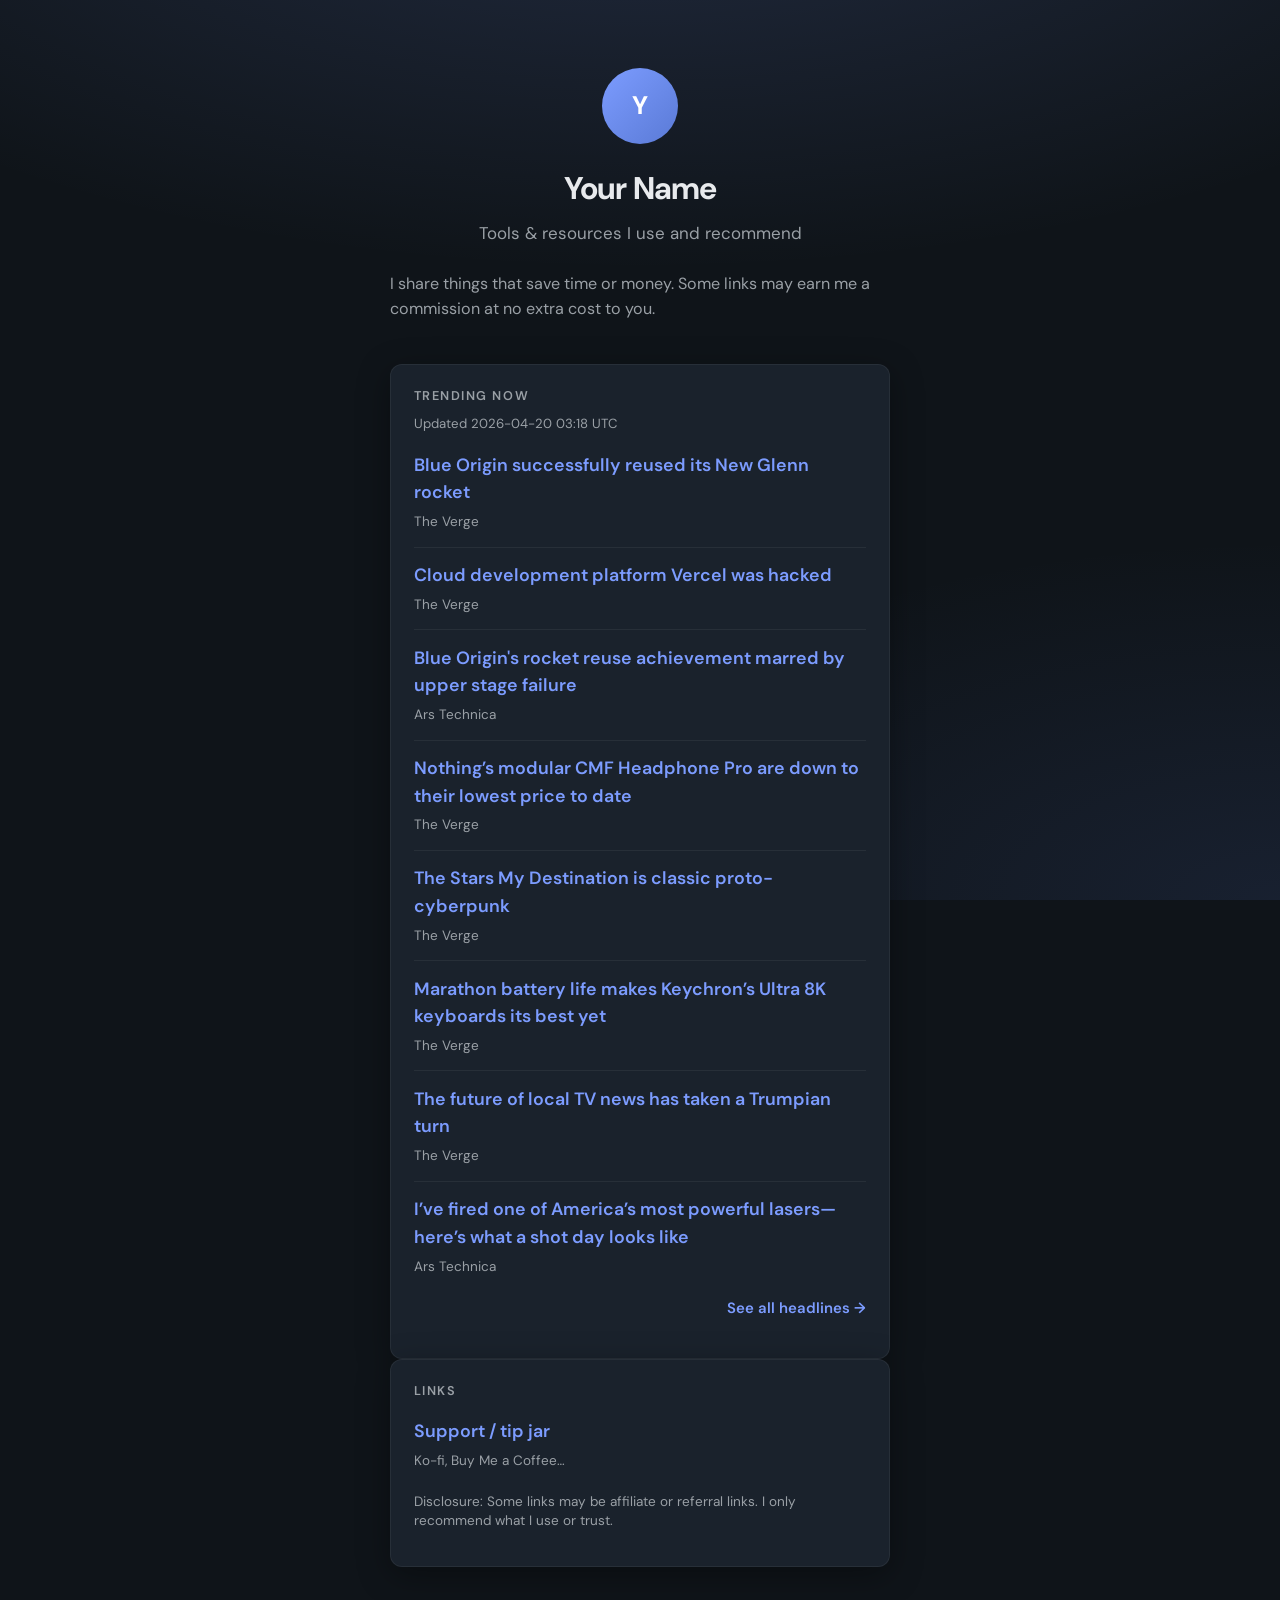
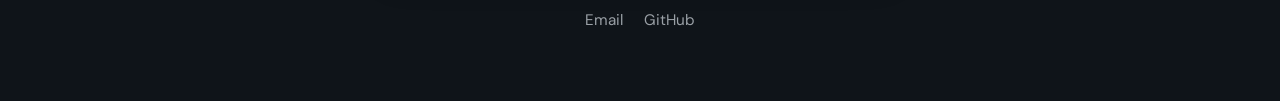
<file: docs/index.html>
<!DOCTYPE html>
<html lang="en">
  <head>
    <meta charset="utf-8" />
    <meta name="viewport" content="width=device-width, initial-scale=1" />
    <title>Link hub</title>
    <link rel="preconnect" href="https://fonts.googleapis.com" />
    <link rel="preconnect" href="https://fonts.gstatic.com" crossorigin />
    <link
      href="https://fonts.googleapis.com/css2?family=DM+Sans:ital,opsz,wght@0,9..40,400;0,9..40,600;0,9..40,700;1,9..40,400&display=swap"
      rel="stylesheet"
    />
    <link rel="stylesheet" href="styles.css" />
  </head>
  <body>
    <div class="bg-gradient" aria-hidden="true"></div>
    <main>
      <header>
        <div class="avatar" id="avatar-initial" aria-hidden="true">?</div>
        <h1 id="site-name">Loading…</h1>
        <p class="tagline" id="tagline"></p>
        <p class="bio" id="bio"></p>
      </header>

      <section class="card" aria-labelledby="trending-heading">
        <h2 id="trending-heading">Trending now</h2>
        <p class="trending-updated" id="trending-updated"></p>
        <ul class="link-list" id="trending-list">
          <li class="placeholder">Loading picks&hellip;</li>
        </ul>
        <p class="trending-more"><a href="news.html">See all headlines &rarr;</a></p>
      </section>

      <section class="card" aria-labelledby="links-heading">
        <h2 id="links-heading">Links</h2>
        <ul class="link-list" id="link-list"></ul>
        <p class="affiliate-note" id="affiliate-note" hidden>
          Disclosure: Some links may be affiliate or referral links. I only
          recommend what I use or trust.
        </p>
      </section>

      <footer>
        <nav class="footer-links" id="footer-links" aria-label="Footer"></nav>
      </footer>
    </main>
    <script src="config.js"></script>
    <script>
      (function () {
        var n = window.SITE_CONFIG && window.SITE_CONFIG.name;
        if (n && n.length) {
          document.getElementById("avatar-initial").textContent = n
            .trim()
            .charAt(0)
            .toUpperCase();
        }
        document.title = (n || "Link hub") + " — Links";
      })();
    </script>
    <script src="app.js"></script>
  </body>
</html>
</file>
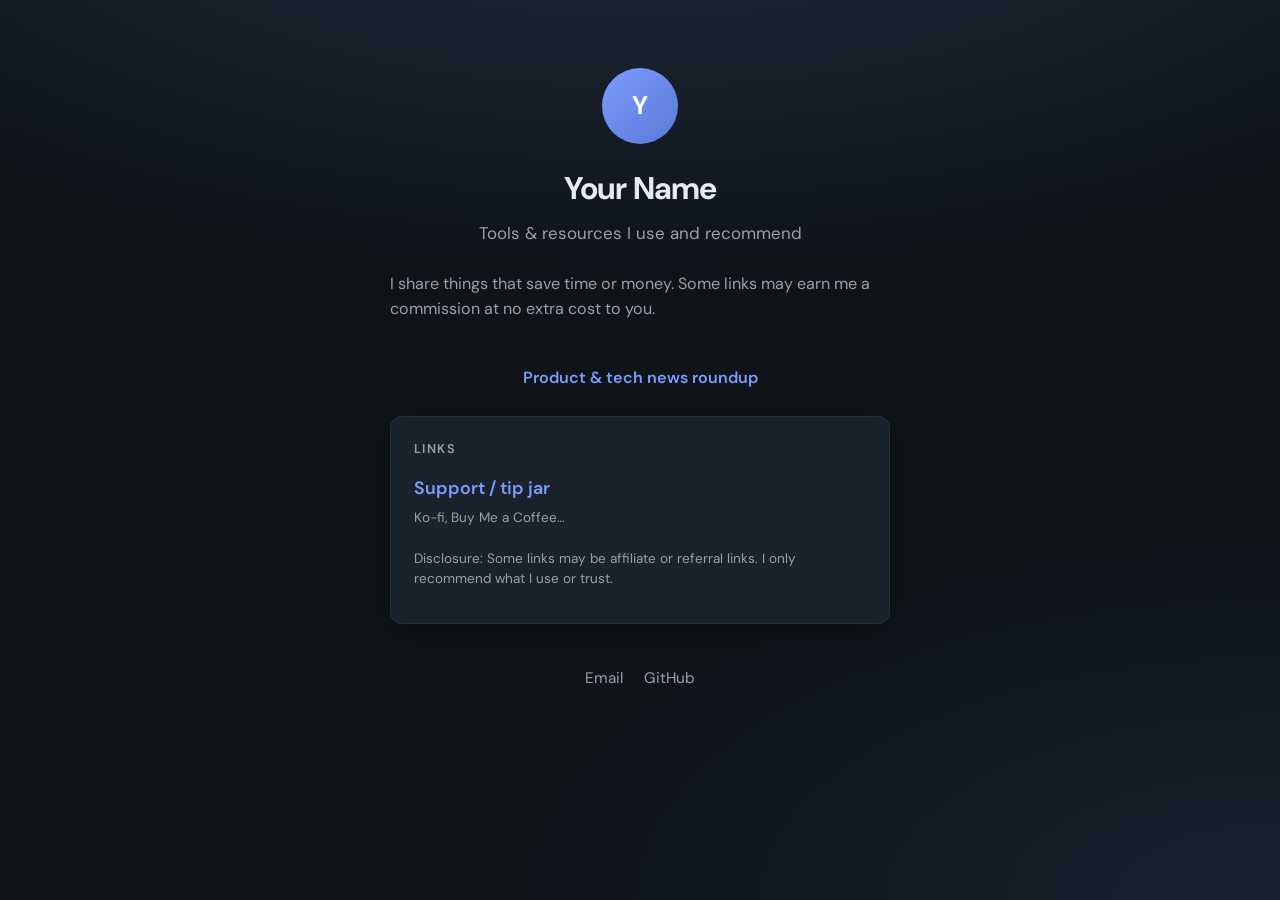
<file: site/index.html>
<!DOCTYPE html>
<html lang="en">
  <head>
    <meta charset="utf-8" />
    <meta name="viewport" content="width=device-width, initial-scale=1" />
    <title>Link hub</title>
    <link rel="preconnect" href="https://fonts.googleapis.com" />
    <link rel="preconnect" href="https://fonts.gstatic.com" crossorigin />
    <link
      href="https://fonts.googleapis.com/css2?family=DM+Sans:ital,opsz,wght@0,9..40,400;0,9..40,600;0,9..40,700;1,9..40,400&display=swap"
      rel="stylesheet"
    />
    <link rel="stylesheet" href="styles.css" />
  </head>
  <body>
    <div class="bg-gradient" aria-hidden="true"></div>
    <main>
      <header>
        <div class="avatar" id="avatar-initial" aria-hidden="true">?</div>
        <h1 id="site-name">Loading…</h1>
        <p class="tagline" id="tagline"></p>
        <p class="bio" id="bio"></p>
      </header>

      <p class="hub-extra"><a href="news.html">Product &amp; tech news roundup</a></p>

      <section class="card" aria-labelledby="links-heading">
        <h2 id="links-heading">Links</h2>
        <ul class="link-list" id="link-list"></ul>
        <p class="affiliate-note" id="affiliate-note" hidden>
          Disclosure: Some links may be affiliate or referral links. I only
          recommend what I use or trust.
        </p>
      </section>

      <footer>
        <nav class="footer-links" id="footer-links" aria-label="Footer"></nav>
      </footer>
    </main>
    <script src="config.js"></script>
    <script>
      (function () {
        var n = window.SITE_CONFIG && window.SITE_CONFIG.name;
        if (n && n.length) {
          document.getElementById("avatar-initial").textContent = n
            .trim()
            .charAt(0)
            .toUpperCase();
        }
        document.title = (n || "Link hub") + " — Links";
      })();
    </script>
    <script src="app.js"></script>
  </body>
</html>
</file>
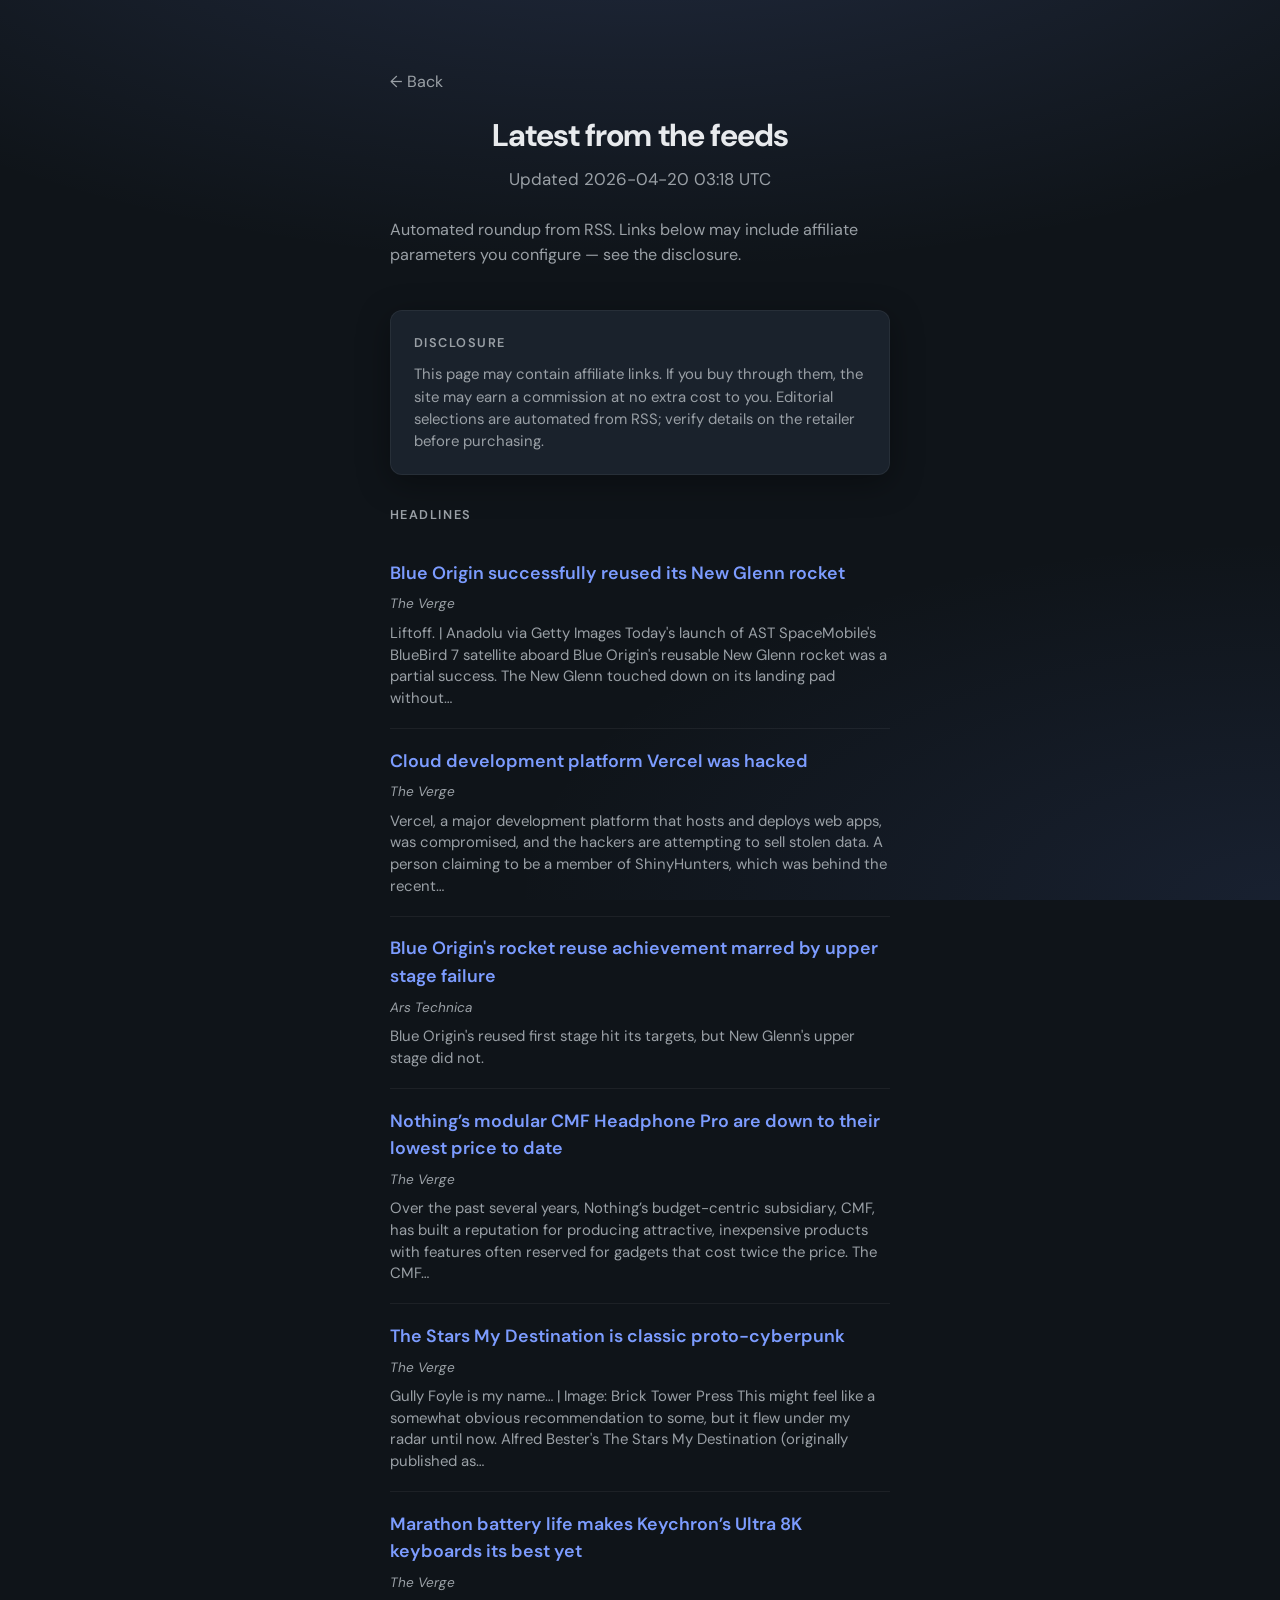
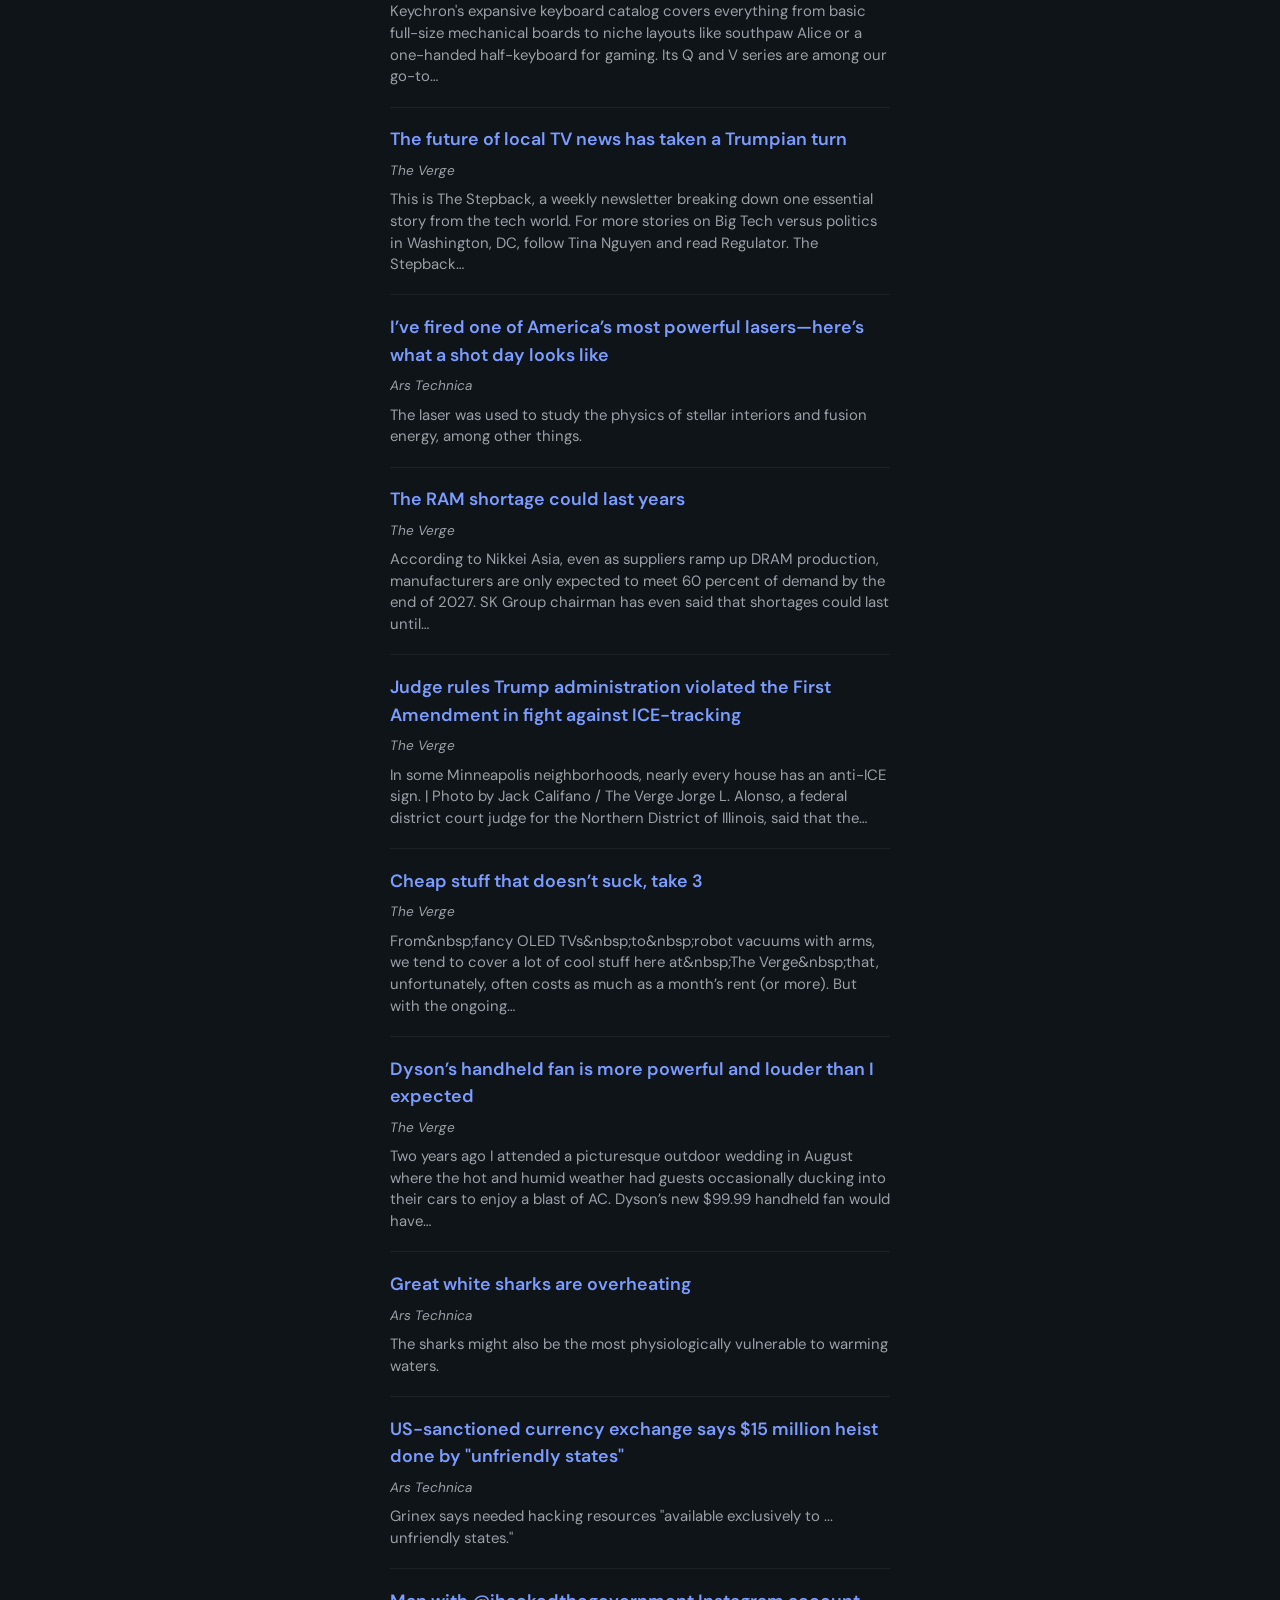
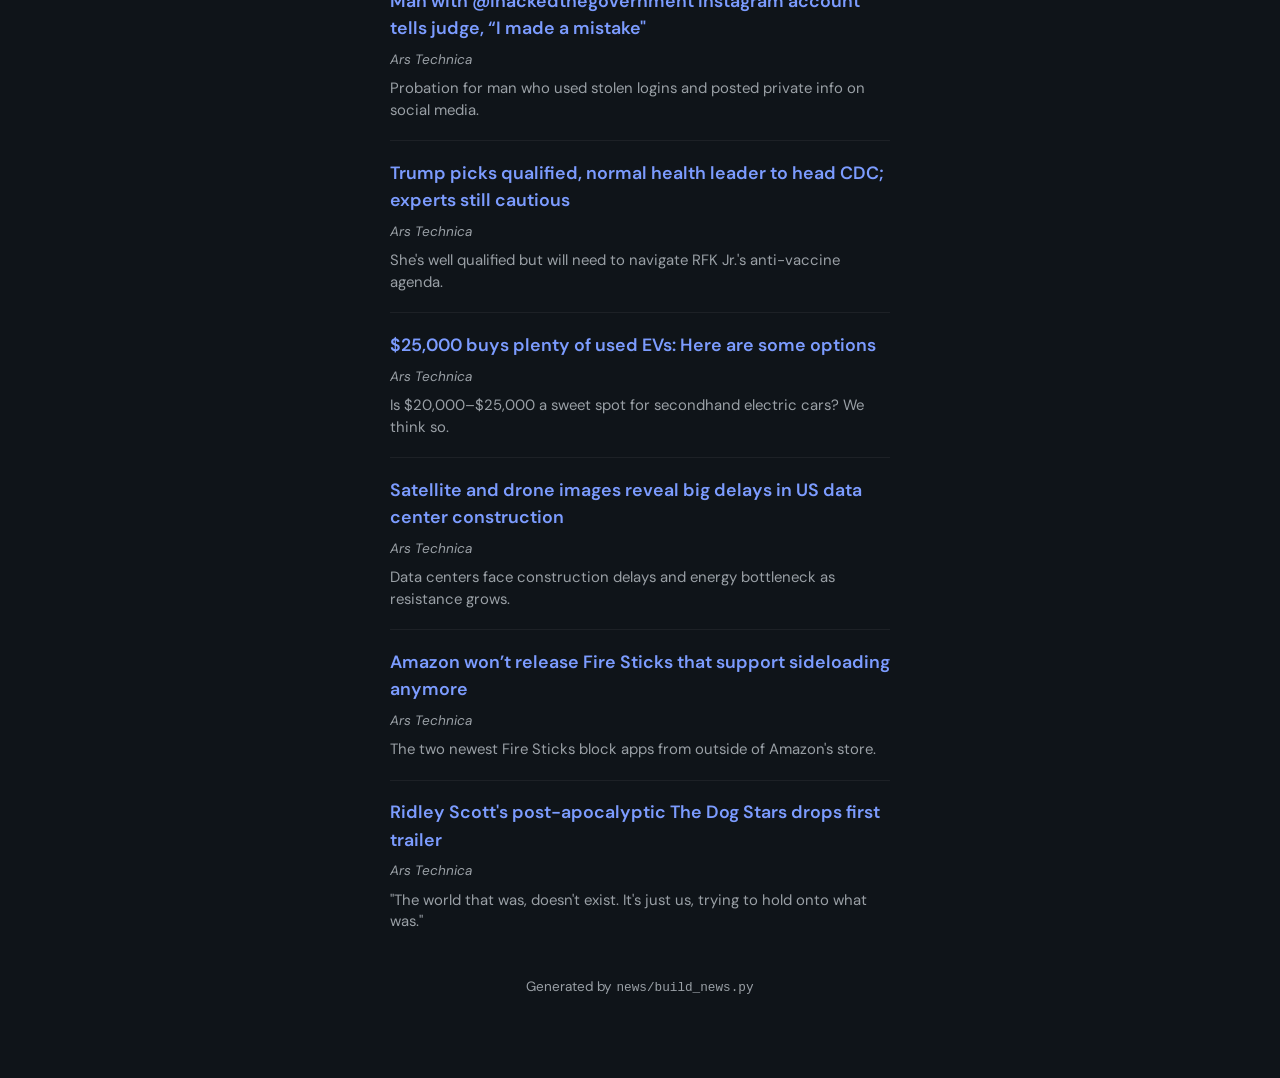
<file: docs/news.html>
<!DOCTYPE html>
<html lang="en">
  <head>
    <meta charset="utf-8" />
    <meta name="viewport" content="width=device-width, initial-scale=1" />
    <title>Product &amp; tech picks</title>
    <link rel="preconnect" href="https://fonts.googleapis.com" />
    <link rel="preconnect" href="https://fonts.gstatic.com" crossorigin />
    <link
      href="https://fonts.googleapis.com/css2?family=DM+Sans:ital,opsz,wght@0,9..40,400;0,9..40,600;0,9..40,700;1,9..40,400&display=swap"
      rel="stylesheet"
    />
    <link rel="stylesheet" href="styles.css" />
  </head>
  <body>
    <div class="bg-gradient" aria-hidden="true"></div>
    <main>
      <header>
        <p class="back-nav"><a href="index.html">← Back</a></p>
        <h1>Latest from the feeds</h1>
        <p class="tagline">Updated 2026-04-20 03:18 UTC</p>
        <p class="bio">Automated roundup from RSS. Links below may include affiliate parameters you configure — see the disclosure.</p>
      </header>

      <section class="card disclosure-card" aria-labelledby="disc-heading">
        <h2 id="disc-heading">Disclosure</h2>
        <p class="disclosure-body">This page may contain affiliate links. If you buy through them, the site may earn a commission at no extra cost to you. Editorial selections are automated from RSS; verify details on the retailer before purchasing.</p>
      </section>

      <section class="news-section" aria-labelledby="news-heading">
        <h2 id="news-heading" class="news-section-title">Headlines</h2>
        <ul class="news-list"><li class="news-item">
  <a href="https://www.theverge.com/science/914729/blue-origin-successfully-reused-its-new-glenn-rocket" rel="noopener noreferrer" target="_blank" class="news-title">Blue Origin successfully reused its New Glenn rocket</a>
  <p class="news-meta"><span class="news-source">The Verge</span></p>
  <p class="news-summary">Liftoff. | Anadolu via Getty Images Today&#x27;s launch of AST SpaceMobile&#x27;s BlueBird 7 satellite aboard Blue Origin&#x27;s reusable New Glenn rocket was a partial success. The New Glenn touched down on its landing pad without…</p>
</li>
<li class="news-item">
  <a href="https://www.theverge.com/tech/914723/vercel-hacked" rel="noopener noreferrer" target="_blank" class="news-title">Cloud development platform Vercel was hacked</a>
  <p class="news-meta"><span class="news-source">The Verge</span></p>
  <p class="news-summary">Vercel, a major development platform that hosts and deploys web apps, was compromised, and the hackers are attempting to sell stolen data. A person claiming to be a member of ShinyHunters, which was behind the recent…</p>
</li>
<li class="news-item">
  <a href="https://arstechnica.com/space/2026/04/errant-upper-stage-spoils-blue-origins-success-in-reusing-new-glenn-booster/" rel="noopener noreferrer" target="_blank" class="news-title">Blue Origin&#x27;s rocket reuse achievement marred by upper stage failure</a>
  <p class="news-meta"><span class="news-source">Ars Technica</span></p>
  <p class="news-summary">Blue Origin&#x27;s reused first stage hit its targets, but New Glenn&#x27;s upper stage did not.</p>
</li>
<li class="news-item">
  <a href="https://www.theverge.com/gadgets/913989/nothing-cmf-noise-canceling-headphone-pro-spring-sale-deal" rel="noopener noreferrer" target="_blank" class="news-title">Nothing’s modular CMF Headphone Pro are down to their lowest price to date</a>
  <p class="news-meta"><span class="news-source">The Verge</span></p>
  <p class="news-summary">Over the past several years, Nothing’s budget-centric subsidiary, CMF, has built a reputation for producing attractive, inexpensive products with features often reserved for gadgets that cost twice the price. The CMF…</p>
</li>
<li class="news-item">
  <a href="https://www.theverge.com/entertainment/914680/the-stars-my-destination-alfred-bester-review-cyberpunk" rel="noopener noreferrer" target="_blank" class="news-title">The Stars My Destination is classic proto-cyberpunk</a>
  <p class="news-meta"><span class="news-source">The Verge</span></p>
  <p class="news-summary">Gully Foyle is my name… | Image: Brick Tower Press This might feel like a somewhat obvious recommendation to some, but it flew under my radar until now. Alfred Bester&#x27;s The Stars My Destination (originally published as…</p>
</li>
<li class="news-item">
  <a href="https://www.theverge.com/tech/914085/keychron-q1-v5-ultra-8k-zmk-mechanical-keyboards-review" rel="noopener noreferrer" target="_blank" class="news-title">Marathon battery life makes Keychron’s Ultra 8K keyboards its best yet</a>
  <p class="news-meta"><span class="news-source">The Verge</span></p>
  <p class="news-summary">Keychron&#x27;s expansive keyboard catalog covers everything from basic full-size mechanical boards to niche layouts like southpaw Alice or a one-handed half-keyboard for gaming. Its Q and V series are among our go-to…</p>
</li>
<li class="news-item">
  <a href="https://www.theverge.com/column/914674/nexstar-tegna-merger-trump-local-news" rel="noopener noreferrer" target="_blank" class="news-title">The future of local TV news has taken a Trumpian turn</a>
  <p class="news-meta"><span class="news-source">The Verge</span></p>
  <p class="news-summary">This is The Stepback, a weekly newsletter breaking down one essential story from the tech world. For more stories on Big Tech versus politics in Washington, DC, follow Tina Nguyen and read Regulator. The Stepback…</p>
</li>
<li class="news-item">
  <a href="https://arstechnica.com/science/2026/04/ive-fired-one-of-americas-most-powerful-lasers-heres-what-a-shot-day-looks-like/" rel="noopener noreferrer" target="_blank" class="news-title">I’ve fired one of America’s most powerful lasers—here’s what a shot day looks like</a>
  <p class="news-meta"><span class="news-source">Ars Technica</span></p>
  <p class="news-summary">The laser was used to study the physics of stellar interiors and fusion energy, among other things.</p>
</li>
<li class="news-item">
  <a href="https://www.theverge.com/ai-artificial-intelligence/914672/the-ram-shortage-could-last-years" rel="noopener noreferrer" target="_blank" class="news-title">The RAM shortage could last years</a>
  <p class="news-meta"><span class="news-source">The Verge</span></p>
  <p class="news-summary">According to Nikkei Asia, even as suppliers ramp up DRAM production, manufacturers are only expected to meet 60 percent of demand by the end of 2027. SK Group chairman has even said that shortages could last until…</p>
</li>
<li class="news-item">
  <a href="https://www.theverge.com/policy/914619/trump-administration-violated-first-amendment-ice-tracking" rel="noopener noreferrer" target="_blank" class="news-title">Judge rules Trump administration violated the First Amendment in fight against ICE-tracking</a>
  <p class="news-meta"><span class="news-source">The Verge</span></p>
  <p class="news-summary">In some Minneapolis neighborhoods, nearly every house has an anti-ICE sign. | Photo by Jack Califano / The Verge Jorge L. Alonso, a federal district court judge for the Northern District of Illinois, said that the…</p>
</li>
<li class="news-item">
  <a href="https://www.theverge.com/gadgets/912620/cheap-gadgets-tech-under-50-tools-headphones-fitness-trackers" rel="noopener noreferrer" target="_blank" class="news-title">Cheap stuff that doesn’t suck, take 3</a>
  <p class="news-meta"><span class="news-source">The Verge</span></p>
  <p class="news-summary">From&amp;nbsp;fancy OLED TVs&amp;nbsp;to&amp;nbsp;robot vacuums with arms, we tend to cover a lot of cool stuff here at&amp;nbsp;The Verge&amp;nbsp;that, unfortunately, often costs as much as a month’s rent (or more). But with the ongoing…</p>
</li>
<li class="news-item">
  <a href="https://www.theverge.com/tech/908962/dyson-hushjet-mini-cool-personal-handheld-fan-hands-on" rel="noopener noreferrer" target="_blank" class="news-title">Dyson’s handheld fan is more powerful and louder than I expected</a>
  <p class="news-meta"><span class="news-source">The Verge</span></p>
  <p class="news-summary">Two years ago I attended a picturesque outdoor wedding in August where the hot and humid weather had guests occasionally ducking into their cars to enjoy a blast of AC. Dyson’s new $99.99 handheld fan would have…</p>
</li>
<li class="news-item">
  <a href="https://arstechnica.com/science/2026/04/great-white-sharks-are-overheating/" rel="noopener noreferrer" target="_blank" class="news-title">Great white sharks are overheating</a>
  <p class="news-meta"><span class="news-source">Ars Technica</span></p>
  <p class="news-summary">The sharks might also be the most physiologically vulnerable to warming waters.</p>
</li>
<li class="news-item">
  <a href="https://arstechnica.com/security/2026/04/russia-friendly-exchange-says-western-special-service-behind-15-million-cyberattack/" rel="noopener noreferrer" target="_blank" class="news-title">US-sanctioned currency exchange says $15 million heist done by &quot;unfriendly states&quot;</a>
  <p class="news-meta"><span class="news-source">Ars Technica</span></p>
  <p class="news-summary">Grinex says needed hacking resources &quot;available exclusively to ... unfriendly states.&quot;</p>
</li>
<li class="news-item">
  <a href="https://arstechnica.com/tech-policy/2026/04/man-with-ihackedthegovernment-instagram-account-tells-judge-i-made-a-mistake/" rel="noopener noreferrer" target="_blank" class="news-title">Man with @ihackedthegovernment Instagram account tells judge, “I made a mistake&quot;</a>
  <p class="news-meta"><span class="news-source">Ars Technica</span></p>
  <p class="news-summary">Probation for man who used stolen logins and posted private info on social media.</p>
</li>
<li class="news-item">
  <a href="https://arstechnica.com/health/2026/04/trump-picks-qualified-normal-health-leader-to-head-cdc-experts-still-cautious/" rel="noopener noreferrer" target="_blank" class="news-title">Trump picks qualified, normal health leader to head CDC; experts still cautious</a>
  <p class="news-meta"><span class="news-source">Ars Technica</span></p>
  <p class="news-summary">She&#x27;s well qualified but will need to navigate RFK Jr.&#x27;s anti-vaccine agenda.</p>
</li>
<li class="news-item">
  <a href="https://arstechnica.com/cars/2026/04/25000-buys-plenty-of-used-evs-here-are-some-options/" rel="noopener noreferrer" target="_blank" class="news-title">$25,000 buys plenty of used EVs: Here are some options</a>
  <p class="news-meta"><span class="news-source">Ars Technica</span></p>
  <p class="news-summary">Is $20,000–$25,000 a sweet spot for secondhand electric cars? We think so.</p>
</li>
<li class="news-item">
  <a href="https://arstechnica.com/ai/2026/04/construction-delays-hit-40-of-us-data-centers-planned-for-2026/" rel="noopener noreferrer" target="_blank" class="news-title">Satellite and drone images reveal big delays in US data center construction</a>
  <p class="news-meta"><span class="news-source">Ars Technica</span></p>
  <p class="news-summary">Data centers face construction delays and energy bottleneck as resistance grows.</p>
</li>
<li class="news-item">
  <a href="https://arstechnica.com/gadgets/2026/04/amazon-wont-release-fire-sticks-that-support-sideloading-anymore/" rel="noopener noreferrer" target="_blank" class="news-title">Amazon won’t release Fire Sticks that support sideloading anymore</a>
  <p class="news-meta"><span class="news-source">Ars Technica</span></p>
  <p class="news-summary">The two newest Fire Sticks block apps from outside of Amazon&#x27;s store.</p>
</li>
<li class="news-item">
  <a href="https://arstechnica.com/culture/2026/04/ridley-scotts-post-apocalyptic-the-dog-stars-drops-first-trailer/" rel="noopener noreferrer" target="_blank" class="news-title">Ridley Scott&#x27;s post-apocalyptic The Dog Stars drops first trailer</a>
  <p class="news-meta"><span class="news-source">Ars Technica</span></p>
  <p class="news-summary">&quot;The world that was, doesn&#x27;t exist. It&#x27;s just us, trying to hold onto what was.&quot;</p>
</li></ul>
      </section>

      <footer>
        <p class="footer-meta">Generated by <code>news/build_news.py</code></p>
      </footer>
    </main>
  </body>
</html>
</file>
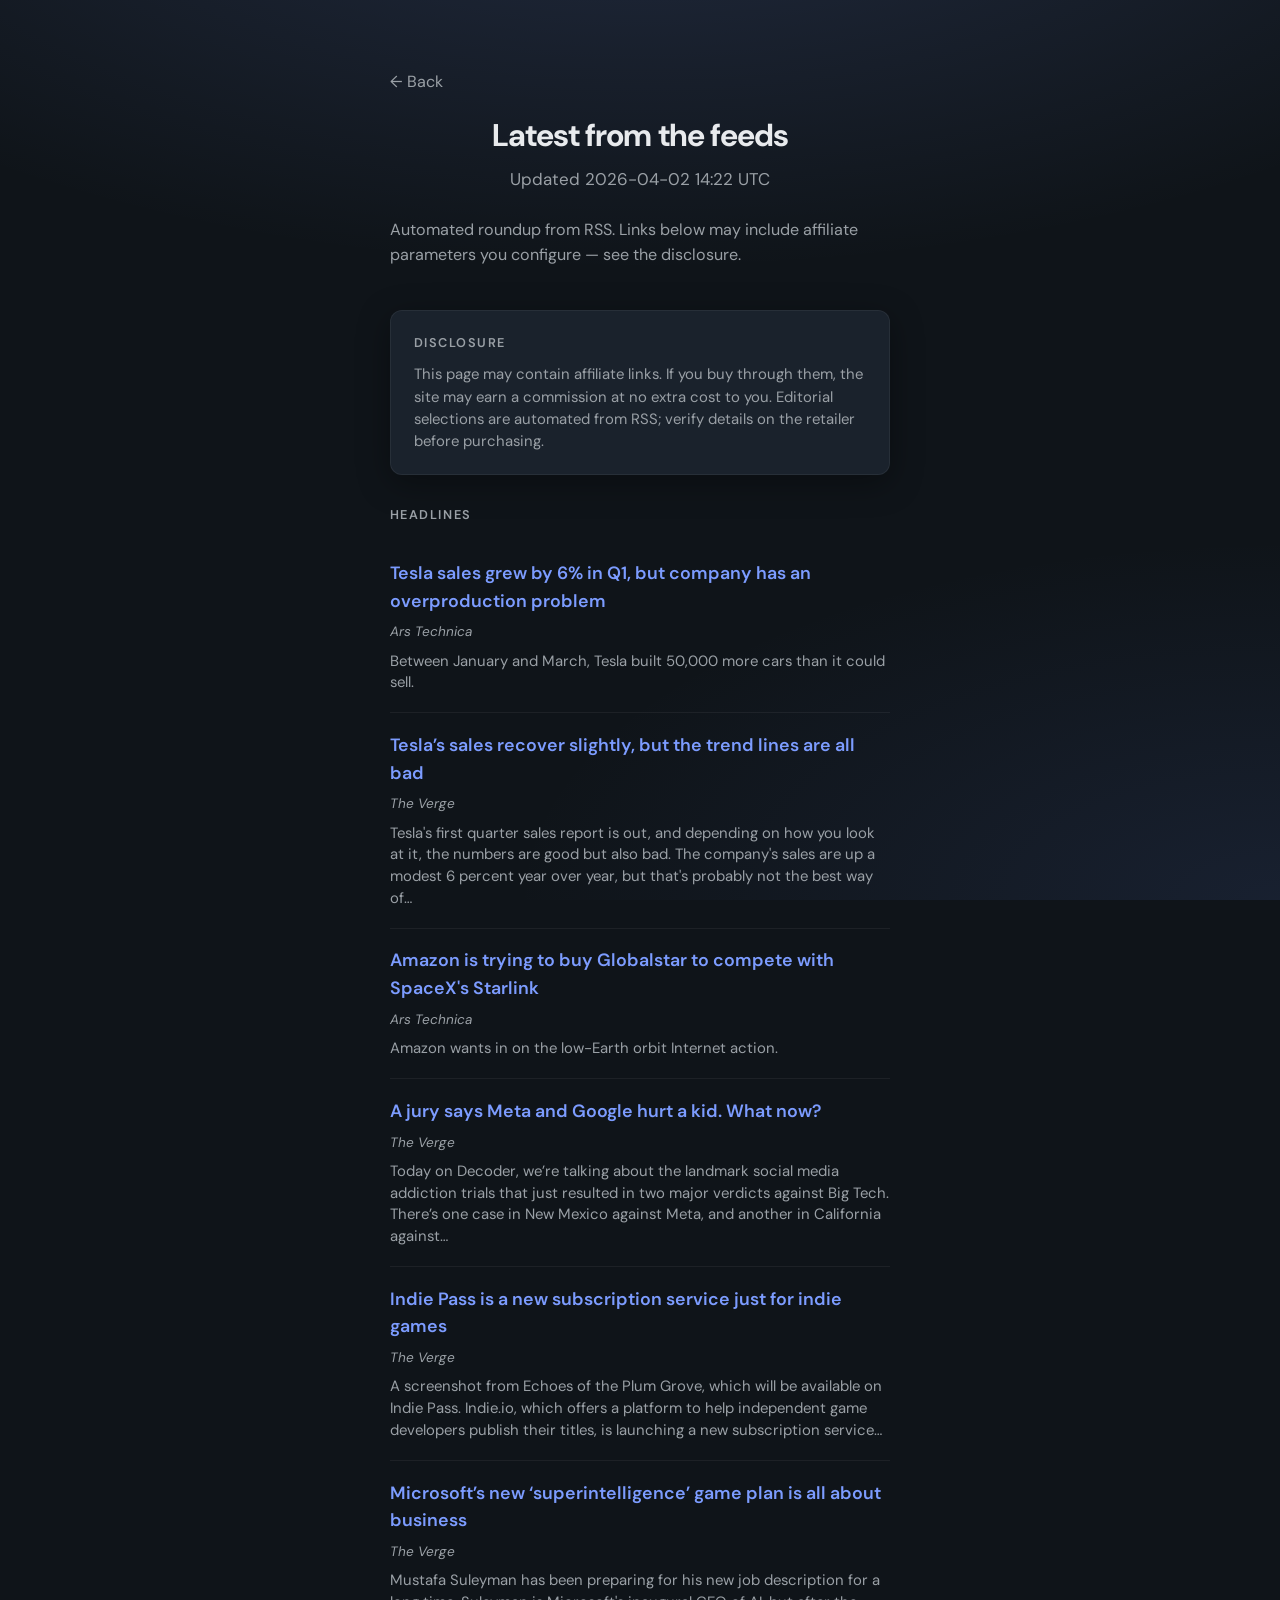
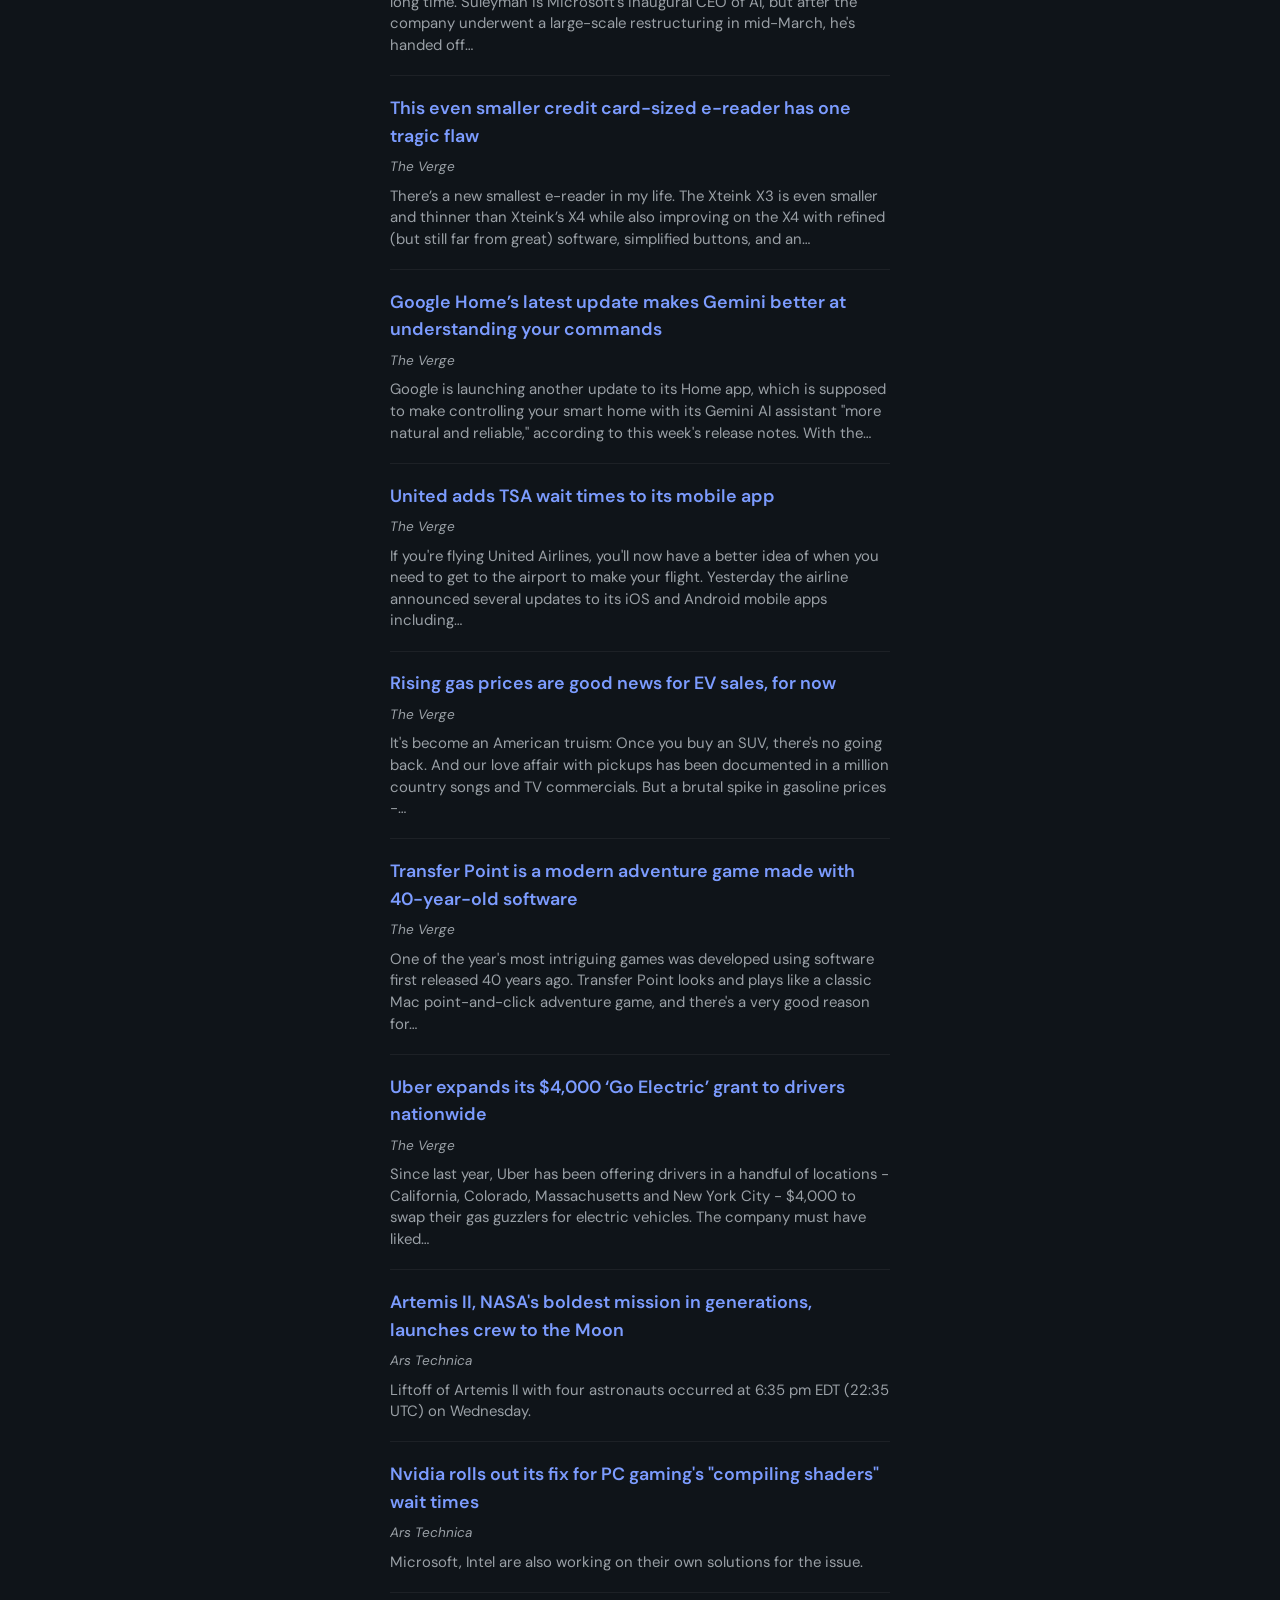
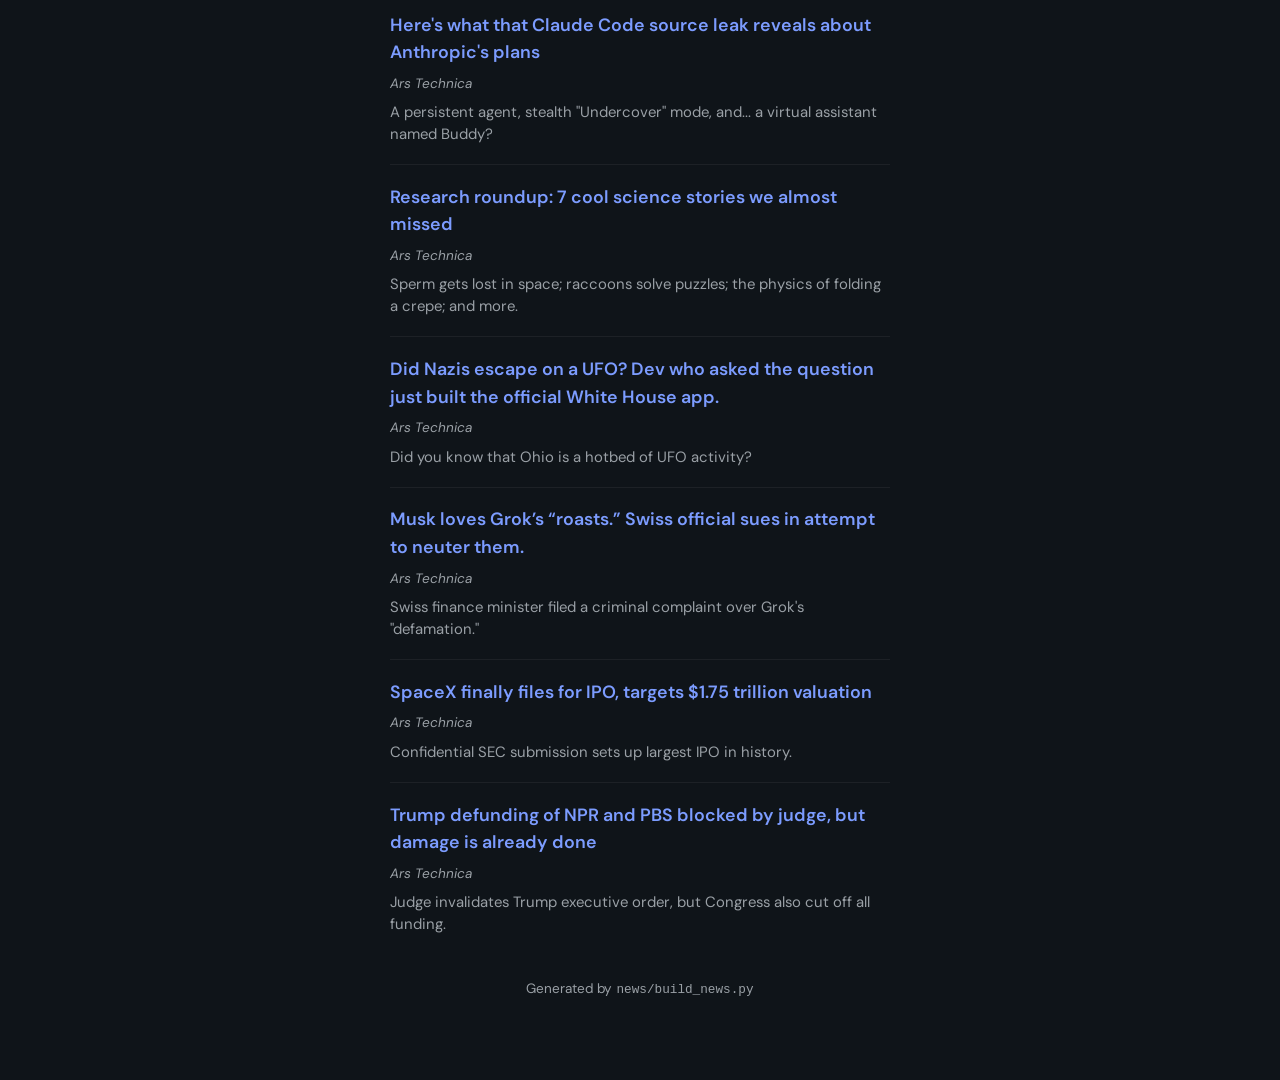
<file: site/news.html>
<!DOCTYPE html>
<html lang="en">
  <head>
    <meta charset="utf-8" />
    <meta name="viewport" content="width=device-width, initial-scale=1" />
    <title>Product &amp; tech picks</title>
    <link rel="preconnect" href="https://fonts.googleapis.com" />
    <link rel="preconnect" href="https://fonts.gstatic.com" crossorigin />
    <link
      href="https://fonts.googleapis.com/css2?family=DM+Sans:ital,opsz,wght@0,9..40,400;0,9..40,600;0,9..40,700;1,9..40,400&display=swap"
      rel="stylesheet"
    />
    <link rel="stylesheet" href="styles.css" />
  </head>
  <body>
    <div class="bg-gradient" aria-hidden="true"></div>
    <main>
      <header>
        <p class="back-nav"><a href="index.html">← Back</a></p>
        <h1>Latest from the feeds</h1>
        <p class="tagline">Updated 2026-04-02 14:22 UTC</p>
        <p class="bio">Automated roundup from RSS. Links below may include affiliate parameters you configure — see the disclosure.</p>
      </header>

      <section class="card disclosure-card" aria-labelledby="disc-heading">
        <h2 id="disc-heading">Disclosure</h2>
        <p class="disclosure-body">This page may contain affiliate links. If you buy through them, the site may earn a commission at no extra cost to you. Editorial selections are automated from RSS; verify details on the retailer before purchasing.</p>
      </section>

      <section class="news-section" aria-labelledby="news-heading">
        <h2 id="news-heading" class="news-section-title">Headlines</h2>
        <ul class="news-list"><li class="news-item">
  <a href="https://arstechnica.com/cars/2026/04/tesla-sales-grew-by-6-in-q1-but-company-has-an-overproduction-problem/" rel="noopener noreferrer" target="_blank" class="news-title">Tesla sales grew by 6% in Q1, but company has an overproduction problem</a>
  <p class="news-meta"><span class="news-source">Ars Technica</span></p>
  <p class="news-summary">Between January and March, Tesla built 50,000 more cars than it could sell.</p>
</li>
<li class="news-item">
  <a href="https://www.theverge.com/transportation/905811/tesla-q1-2026-sales-deliveries-elon-musk" rel="noopener noreferrer" target="_blank" class="news-title">Tesla’s sales recover slightly, but the trend lines are all bad</a>
  <p class="news-meta"><span class="news-source">The Verge</span></p>
  <p class="news-summary">Tesla&#x27;s first quarter sales report is out, and depending on how you look at it, the numbers are good but also bad. The company&#x27;s sales are up a modest 6 percent year over year, but that&#x27;s probably not the best way of…</p>
</li>
<li class="news-item">
  <a href="https://arstechnica.com/tech-policy/2026/04/amazon-is-trying-to-buy-globalstar-to-compete-with-spacexs-starlink/" rel="noopener noreferrer" target="_blank" class="news-title">Amazon is trying to buy Globalstar to compete with SpaceX&#x27;s Starlink</a>
  <p class="news-meta"><span class="news-source">Ars Technica</span></p>
  <p class="news-summary">Amazon wants in on the low-Earth orbit Internet action.</p>
</li>
<li class="news-item">
  <a href="https://www.theverge.com/podcast/905198/meta-lawsuits-facebook-instagram-youtube-social-media-addiction-section-230" rel="noopener noreferrer" target="_blank" class="news-title">A jury says Meta and Google hurt a kid. What now?</a>
  <p class="news-meta"><span class="news-source">The Verge</span></p>
  <p class="news-summary">Today on Decoder, we’re talking about the landmark social media addiction trials that just resulted in two major verdicts against Big Tech. There’s one case in New Mexico against Meta, and another in California against…</p>
</li>
<li class="news-item">
  <a href="https://www.theverge.com/games/905476/indie-pass-io-subscription-service-games" rel="noopener noreferrer" target="_blank" class="news-title">Indie Pass is a new subscription service just for indie games</a>
  <p class="news-meta"><span class="news-source">The Verge</span></p>
  <p class="news-summary">A screenshot from Echoes of the Plum Grove, which will be available on Indie Pass. Indie.io, which offers a platform to help independent game developers publish their titles, is launching a new subscription service…</p>
</li>
<li class="news-item">
  <a href="https://www.theverge.com/report/905791/mustafa-suleyman-microsoft-ai-transcription-model" rel="noopener noreferrer" target="_blank" class="news-title">Microsoft’s new ‘superintelligence’ game plan is all about business</a>
  <p class="news-meta"><span class="news-source">The Verge</span></p>
  <p class="news-summary">Mustafa Suleyman has been preparing for his new job description for a long time. Suleyman is Microsoft&#x27;s inaugural CEO of AI, but after the company underwent a large-scale restructuring in mid-March, he&#x27;s handed off…</p>
</li>
<li class="news-item">
  <a href="https://www.theverge.com/tech/905258/xteink-x3-e-ink-reader-ebooks-hands-on" rel="noopener noreferrer" target="_blank" class="news-title">This even smaller credit card-sized e-reader has one tragic flaw</a>
  <p class="news-meta"><span class="news-source">The Verge</span></p>
  <p class="news-summary">There’s a new smallest e-reader in my life. The Xteink X3 is even smaller and thinner than Xteink’s X4 while also improving on the X4 with refined (but still far from great) software, simplified buttons, and an…</p>
</li>
<li class="news-item">
  <a href="https://www.theverge.com/tech/905805/google-home-gemini-temperature-controls-lighting" rel="noopener noreferrer" target="_blank" class="news-title">Google Home’s latest update makes Gemini better at understanding your commands</a>
  <p class="news-meta"><span class="news-source">The Verge</span></p>
  <p class="news-summary">Google is launching another update to its Home app, which is supposed to make controlling your smart home with its Gemini AI assistant &quot;more natural and reliable,&quot; according to this week&#x27;s release notes. With the…</p>
</li>
<li class="news-item">
  <a href="https://www.theverge.com/tech/905817/united-airlines-app-ios-android-airtag-location-sharing-tsa-line" rel="noopener noreferrer" target="_blank" class="news-title">United adds TSA wait times to its mobile app</a>
  <p class="news-meta"><span class="news-source">The Verge</span></p>
  <p class="news-summary">If you&#x27;re flying United Airlines, you&#x27;ll now have a better idea of when you need to get to the airport to make your flight. Yesterday the airline announced several updates to its iOS and Android mobile apps including…</p>
</li>
<li class="news-item">
  <a href="https://www.theverge.com/transportation/905309/rising-gas-prices-are-good-news-for-ev-sales-for-now" rel="noopener noreferrer" target="_blank" class="news-title">Rising gas prices are good news for EV sales, for now</a>
  <p class="news-meta"><span class="news-source">The Verge</span></p>
  <p class="news-summary">It&#x27;s become an American truism: Once you buy an SUV, there&#x27;s no going back. And our love affair with pickups has been documented in a million country songs and TV commercials. But a brutal spike in gasoline prices -…</p>
</li>
<li class="news-item">
  <a href="https://www.theverge.com/entertainment/905339/transfer-point-mac-adventure-game-world-builder" rel="noopener noreferrer" target="_blank" class="news-title">Transfer Point is a modern adventure game made with 40-year-old software</a>
  <p class="news-meta"><span class="news-source">The Verge</span></p>
  <p class="news-summary">One of the year&#x27;s most intriguing games was developed using software first released 40 years ago. Transfer Point looks and plays like a classic Mac point-and-click adventure game, and there&#x27;s a very good reason for…</p>
</li>
<li class="news-item">
  <a href="https://www.theverge.com/transportation/905427/uber-go-electric-grant-driver-switch-ev" rel="noopener noreferrer" target="_blank" class="news-title">Uber expands its $4,000 ‘Go Electric’ grant to drivers nationwide</a>
  <p class="news-meta"><span class="news-source">The Verge</span></p>
  <p class="news-summary">Since last year, Uber has been offering drivers in a handful of locations - California, Colorado, Massachusetts and New York City - $4,000 to swap their gas guzzlers for electric vehicles. The company must have liked…</p>
</li>
<li class="news-item">
  <a href="https://arstechnica.com/space/2026/04/four-astronauts-depart-for-the-moon-with-a-fiery-send-off-from-cape-canaveral/" rel="noopener noreferrer" target="_blank" class="news-title">Artemis II, NASA&#x27;s boldest mission in generations, launches crew to the Moon</a>
  <p class="news-meta"><span class="news-source">Ars Technica</span></p>
  <p class="news-summary">Liftoff of Artemis II with four astronauts occurred at 6:35 pm EDT (22:35 UTC) on Wednesday.</p>
</li>
<li class="news-item">
  <a href="https://arstechnica.com/gaming/2026/04/nvidias-new-app-lets-you-precompile-gaming-shaders-during-machine-idle-time/" rel="noopener noreferrer" target="_blank" class="news-title">Nvidia rolls out its fix for PC gaming&#x27;s &quot;compiling shaders&quot; wait times</a>
  <p class="news-meta"><span class="news-source">Ars Technica</span></p>
  <p class="news-summary">Microsoft, Intel are also working on their own solutions for the issue.</p>
</li>
<li class="news-item">
  <a href="https://arstechnica.com/ai/2026/04/heres-what-that-claude-code-source-leak-reveals-about-anthropics-plans/" rel="noopener noreferrer" target="_blank" class="news-title">Here&#x27;s what that Claude Code source leak reveals about Anthropic&#x27;s plans</a>
  <p class="news-meta"><span class="news-source">Ars Technica</span></p>
  <p class="news-summary">A persistent agent, stealth &quot;Undercover&quot; mode, and... a virtual assistant named Buddy?</p>
</li>
<li class="news-item">
  <a href="https://arstechnica.com/science/2026/04/research-roundup-7-cool-science-stories-we-almost-missed-3/" rel="noopener noreferrer" target="_blank" class="news-title">Research roundup: 7 cool science stories we almost missed</a>
  <p class="news-meta"><span class="news-source">Ars Technica</span></p>
  <p class="news-summary">Sperm gets lost in space; raccoons solve puzzles; the physics of folding a crepe; and more.</p>
</li>
<li class="news-item">
  <a href="https://arstechnica.com/tech-policy/2026/04/official-white-house-app-developer-also-a-ufo-conspiracy-theorist/" rel="noopener noreferrer" target="_blank" class="news-title">Did Nazis escape on a UFO? Dev who asked the question just built the official White House app.</a>
  <p class="news-meta"><span class="news-source">Ars Technica</span></p>
  <p class="news-summary">Did you know that Ohio is a hotbed of UFO activity?</p>
</li>
<li class="news-item">
  <a href="https://arstechnica.com/tech-policy/2026/04/grok-degrades-women-with-vulgar-roasts-swiss-govt-officials-lawsuit-says/" rel="noopener noreferrer" target="_blank" class="news-title">Musk loves Grok’s “roasts.” Swiss official sues in attempt to neuter them.</a>
  <p class="news-meta"><span class="news-source">Ars Technica</span></p>
  <p class="news-summary">Swiss finance minister filed a criminal complaint over Grok&#x27;s &quot;defamation.&quot;</p>
</li>
<li class="news-item">
  <a href="https://arstechnica.com/space/2026/04/spacex-finally-files-for-ipo-targets-1-75-trillion-valuation/" rel="noopener noreferrer" target="_blank" class="news-title">SpaceX finally files for IPO, targets $1.75 trillion valuation</a>
  <p class="news-meta"><span class="news-source">Ars Technica</span></p>
  <p class="news-summary">Confidential SEC submission sets up largest IPO in history.</p>
</li>
<li class="news-item">
  <a href="https://arstechnica.com/tech-policy/2026/04/trump-defunding-of-npr-and-pbs-blocked-by-judge-but-damage-is-already-done/" rel="noopener noreferrer" target="_blank" class="news-title">Trump defunding of NPR and PBS blocked by judge, but damage is already done</a>
  <p class="news-meta"><span class="news-source">Ars Technica</span></p>
  <p class="news-summary">Judge invalidates Trump executive order, but Congress also cut off all funding.</p>
</li></ul>
      </section>

      <footer>
        <p class="footer-meta">Generated by <code>news/build_news.py</code></p>
      </footer>
    </main>
  </body>
</html>
</file>
<file: docs/styles.css>
:root {
  --bg: #0f1419;
  --surface: #1a222c;
  --text: #e8eaed;
  --muted: #9aa0a6;
  --accent: #7c9cff;
  --accent-dim: #5a7ad6;
  --radius: 12px;
  --font: "DM Sans", system-ui, sans-serif;
}

*,
*::before,
*::after {
  box-sizing: border-box;
}

html {
  font-size: 106%;
  -webkit-font-smoothing: antialiased;
}

body {
  margin: 0;
  min-height: 100vh;
  font-family: var(--font);
  background: var(--bg);
  color: var(--text);
  line-height: 1.55;
}

.bg-gradient {
  position: fixed;
  inset: 0;
  z-index: -1;
  background:
    radial-gradient(ellipse 80% 50% at 50% -20%, rgba(124, 156, 255, 0.18), transparent),
    radial-gradient(ellipse 60% 40% at 100% 100%, rgba(90, 122, 214, 0.12), transparent),
    var(--bg);
}

main {
  max-width: 32rem;
  margin: 0 auto;
  padding: clamp(2rem, 6vw, 4rem) 1.25rem 4rem;
}

header {
  text-align: center;
  margin-bottom: 2.5rem;
}

.avatar {
  width: 4.5rem;
  height: 4.5rem;
  margin: 0 auto 1.25rem;
  border-radius: 50%;
  background: linear-gradient(135deg, var(--accent), var(--accent-dim));
  display: grid;
  place-items: center;
  font-size: 1.5rem;
  font-weight: 700;
  color: #fff;
  letter-spacing: -0.02em;
}

h1 {
  font-size: clamp(1.5rem, 4vw, 1.85rem);
  font-weight: 700;
  letter-spacing: -0.03em;
  margin: 0 0 0.35rem;
}

.tagline {
  color: var(--muted);
  font-size: 1rem;
  margin: 0;
}

.bio {
  color: var(--muted);
  font-size: 0.95rem;
  margin: 1.5rem 0 0;
  text-align: left;
}

.hub-extra {
  text-align: center;
  margin: 0 0 1.5rem;
}

.hub-extra a {
  color: var(--accent);
  text-decoration: none;
  font-weight: 600;
  font-size: 0.95rem;
}

.hub-extra a:hover {
  text-decoration: underline;
  text-underline-offset: 3px;
}

.card {
  background: var(--surface);
  border-radius: var(--radius);
  padding: 1.25rem 1.35rem;
  border: 1px solid rgba(255, 255, 255, 0.06);
  box-shadow: 0 8px 32px rgba(0, 0, 0, 0.35);
}

.card h2 {
  font-size: 0.75rem;
  text-transform: uppercase;
  letter-spacing: 0.12em;
  color: var(--muted);
  margin: 0 0 1rem;
  font-weight: 600;
}

ul {
  list-style: none;
  margin: 0;
  padding: 0;
}

.link-list li {
  border-bottom: 1px solid rgba(255, 255, 255, 0.06);
  padding: 0.85rem 0;
  display: flex;
  flex-direction: column;
  gap: 0.25rem;
}

.link-list li:last-child {
  border-bottom: none;
  padding-bottom: 0;
}

.link-list li:first-child {
  padding-top: 0;
}

.link-list a {
  color: var(--accent);
  text-decoration: none;
  font-weight: 600;
  font-size: 1.05rem;
}

.link-list a:hover {
  text-decoration: underline;
  text-underline-offset: 3px;
}

.hint {
  font-size: 0.8rem;
  color: var(--muted);
}

.placeholder {
  color: var(--muted);
  font-style: italic;
}

.affiliate-note {
  margin-top: 1.25rem;
  font-size: 0.8rem;
  color: var(--muted);
  line-height: 1.45;
}

footer {
  margin-top: 2.5rem;
  text-align: center;
}

.footer-links {
  display: flex;
  flex-wrap: wrap;
  justify-content: center;
  gap: 0.75rem 1.25rem;
}

.footer-links a {
  color: var(--muted);
  font-size: 0.9rem;
  text-decoration: none;
}

.footer-links a:hover {
  color: var(--accent);
}

.back-nav {
  margin: 0 0 1rem;
  text-align: left;
}

.back-nav a {
  color: var(--muted);
  text-decoration: none;
  font-size: 0.95rem;
}

.back-nav a:hover {
  color: var(--accent);
}

.disclosure-card {
  margin-bottom: 1.75rem;
}

.disclosure-card h2 {
  font-size: 0.75rem;
  text-transform: uppercase;
  letter-spacing: 0.12em;
  color: var(--muted);
  margin: 0 0 0.65rem;
  font-weight: 600;
}

.disclosure-body {
  margin: 0;
  font-size: 0.88rem;
  color: var(--muted);
  line-height: 1.5;
}

.news-section-title {
  font-size: 0.75rem;
  text-transform: uppercase;
  letter-spacing: 0.12em;
  color: var(--muted);
  margin: 0 0 1rem;
  font-weight: 600;
}

.news-list {
  list-style: none;
  margin: 0;
  padding: 0;
}

.news-item {
  padding: 1.1rem 0;
  border-bottom: 1px solid rgba(255, 255, 255, 0.06);
}

.news-item:last-child {
  border-bottom: none;
  padding-bottom: 0;
}

.news-title {
  color: var(--accent);
  text-decoration: none;
  font-weight: 600;
  font-size: 1.05rem;
  display: inline-block;
}

.news-title:hover {
  text-decoration: underline;
  text-underline-offset: 3px;
}

.news-meta {
  margin: 0.35rem 0 0;
  font-size: 0.8rem;
  color: var(--muted);
}

.news-source {
  font-style: italic;
}

.news-summary {
  margin: 0.5rem 0 0;
  font-size: 0.88rem;
  color: var(--muted);
  line-height: 1.45;
}

.footer-meta {
  text-align: center;
  margin-top: 2rem;
  font-size: 0.8rem;
  color: var(--muted);
}

.footer-meta code {
  font-size: 0.75rem;
}

.trending-updated {
  font-size: 0.78rem;
  color: var(--muted);
  margin: -0.5rem 0 1rem;
}

.trending-more {
  margin-top: 1rem;
  text-align: right;
}

.trending-more a {
  color: var(--accent);
  text-decoration: none;
  font-size: 0.88rem;
  font-weight: 600;
}

.trending-more a:hover {
  text-decoration: underline;
  text-underline-offset: 3px;
}
</file>
<file: site/styles.css>
:root {
  --bg: #0f1419;
  --surface: #1a222c;
  --text: #e8eaed;
  --muted: #9aa0a6;
  --accent: #7c9cff;
  --accent-dim: #5a7ad6;
  --radius: 12px;
  --font: "DM Sans", system-ui, sans-serif;
}

*,
*::before,
*::after {
  box-sizing: border-box;
}

html {
  font-size: 106%;
  -webkit-font-smoothing: antialiased;
}

body {
  margin: 0;
  min-height: 100vh;
  font-family: var(--font);
  background: var(--bg);
  color: var(--text);
  line-height: 1.55;
}

.bg-gradient {
  position: fixed;
  inset: 0;
  z-index: -1;
  background:
    radial-gradient(ellipse 80% 50% at 50% -20%, rgba(124, 156, 255, 0.18), transparent),
    radial-gradient(ellipse 60% 40% at 100% 100%, rgba(90, 122, 214, 0.12), transparent),
    var(--bg);
}

main {
  max-width: 32rem;
  margin: 0 auto;
  padding: clamp(2rem, 6vw, 4rem) 1.25rem 4rem;
}

header {
  text-align: center;
  margin-bottom: 2.5rem;
}

.avatar {
  width: 4.5rem;
  height: 4.5rem;
  margin: 0 auto 1.25rem;
  border-radius: 50%;
  background: linear-gradient(135deg, var(--accent), var(--accent-dim));
  display: grid;
  place-items: center;
  font-size: 1.5rem;
  font-weight: 700;
  color: #fff;
  letter-spacing: -0.02em;
}

h1 {
  font-size: clamp(1.5rem, 4vw, 1.85rem);
  font-weight: 700;
  letter-spacing: -0.03em;
  margin: 0 0 0.35rem;
}

.tagline {
  color: var(--muted);
  font-size: 1rem;
  margin: 0;
}

.bio {
  color: var(--muted);
  font-size: 0.95rem;
  margin: 1.5rem 0 0;
  text-align: left;
}

.hub-extra {
  text-align: center;
  margin: 0 0 1.5rem;
}

.hub-extra a {
  color: var(--accent);
  text-decoration: none;
  font-weight: 600;
  font-size: 0.95rem;
}

.hub-extra a:hover {
  text-decoration: underline;
  text-underline-offset: 3px;
}

.card {
  background: var(--surface);
  border-radius: var(--radius);
  padding: 1.25rem 1.35rem;
  border: 1px solid rgba(255, 255, 255, 0.06);
  box-shadow: 0 8px 32px rgba(0, 0, 0, 0.35);
}

.card h2 {
  font-size: 0.75rem;
  text-transform: uppercase;
  letter-spacing: 0.12em;
  color: var(--muted);
  margin: 0 0 1rem;
  font-weight: 600;
}

ul {
  list-style: none;
  margin: 0;
  padding: 0;
}

.link-list li {
  border-bottom: 1px solid rgba(255, 255, 255, 0.06);
  padding: 0.85rem 0;
  display: flex;
  flex-direction: column;
  gap: 0.25rem;
}

.link-list li:last-child {
  border-bottom: none;
  padding-bottom: 0;
}

.link-list li:first-child {
  padding-top: 0;
}

.link-list a {
  color: var(--accent);
  text-decoration: none;
  font-weight: 600;
  font-size: 1.05rem;
}

.link-list a:hover {
  text-decoration: underline;
  text-underline-offset: 3px;
}

.hint {
  font-size: 0.8rem;
  color: var(--muted);
}

.placeholder {
  color: var(--muted);
  font-style: italic;
}

.affiliate-note {
  margin-top: 1.25rem;
  font-size: 0.8rem;
  color: var(--muted);
  line-height: 1.45;
}

footer {
  margin-top: 2.5rem;
  text-align: center;
}

.footer-links {
  display: flex;
  flex-wrap: wrap;
  justify-content: center;
  gap: 0.75rem 1.25rem;
}

.footer-links a {
  color: var(--muted);
  font-size: 0.9rem;
  text-decoration: none;
}

.footer-links a:hover {
  color: var(--accent);
}

.back-nav {
  margin: 0 0 1rem;
  text-align: left;
}

.back-nav a {
  color: var(--muted);
  text-decoration: none;
  font-size: 0.95rem;
}

.back-nav a:hover {
  color: var(--accent);
}

.disclosure-card {
  margin-bottom: 1.75rem;
}

.disclosure-card h2 {
  font-size: 0.75rem;
  text-transform: uppercase;
  letter-spacing: 0.12em;
  color: var(--muted);
  margin: 0 0 0.65rem;
  font-weight: 600;
}

.disclosure-body {
  margin: 0;
  font-size: 0.88rem;
  color: var(--muted);
  line-height: 1.5;
}

.news-section-title {
  font-size: 0.75rem;
  text-transform: uppercase;
  letter-spacing: 0.12em;
  color: var(--muted);
  margin: 0 0 1rem;
  font-weight: 600;
}

.news-list {
  list-style: none;
  margin: 0;
  padding: 0;
}

.news-item {
  padding: 1.1rem 0;
  border-bottom: 1px solid rgba(255, 255, 255, 0.06);
}

.news-item:last-child {
  border-bottom: none;
  padding-bottom: 0;
}

.news-title {
  color: var(--accent);
  text-decoration: none;
  font-weight: 600;
  font-size: 1.05rem;
  display: inline-block;
}

.news-title:hover {
  text-decoration: underline;
  text-underline-offset: 3px;
}

.news-meta {
  margin: 0.35rem 0 0;
  font-size: 0.8rem;
  color: var(--muted);
}

.news-source {
  font-style: italic;
}

.news-summary {
  margin: 0.5rem 0 0;
  font-size: 0.88rem;
  color: var(--muted);
  line-height: 1.45;
}

.footer-meta {
  text-align: center;
  margin-top: 2rem;
  font-size: 0.8rem;
  color: var(--muted);
}

.footer-meta code {
  font-size: 0.75rem;
}
</file>
